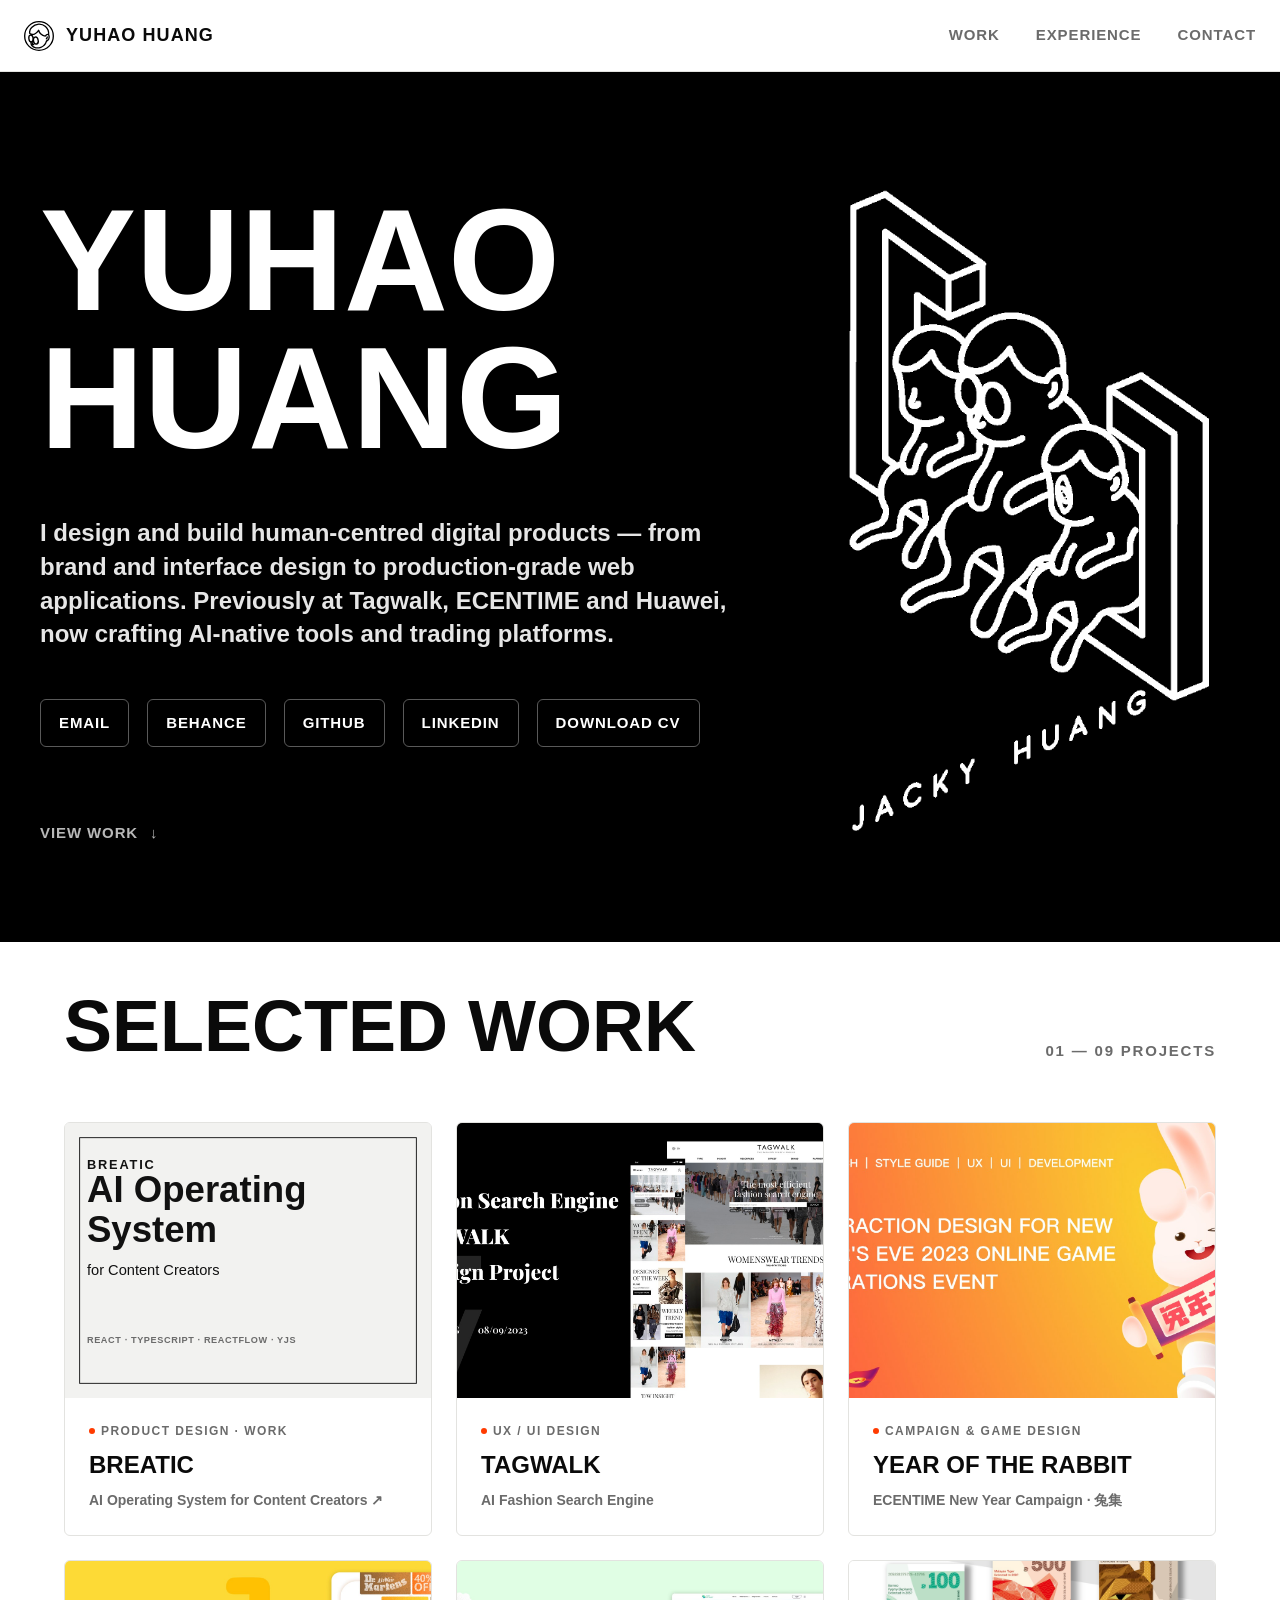
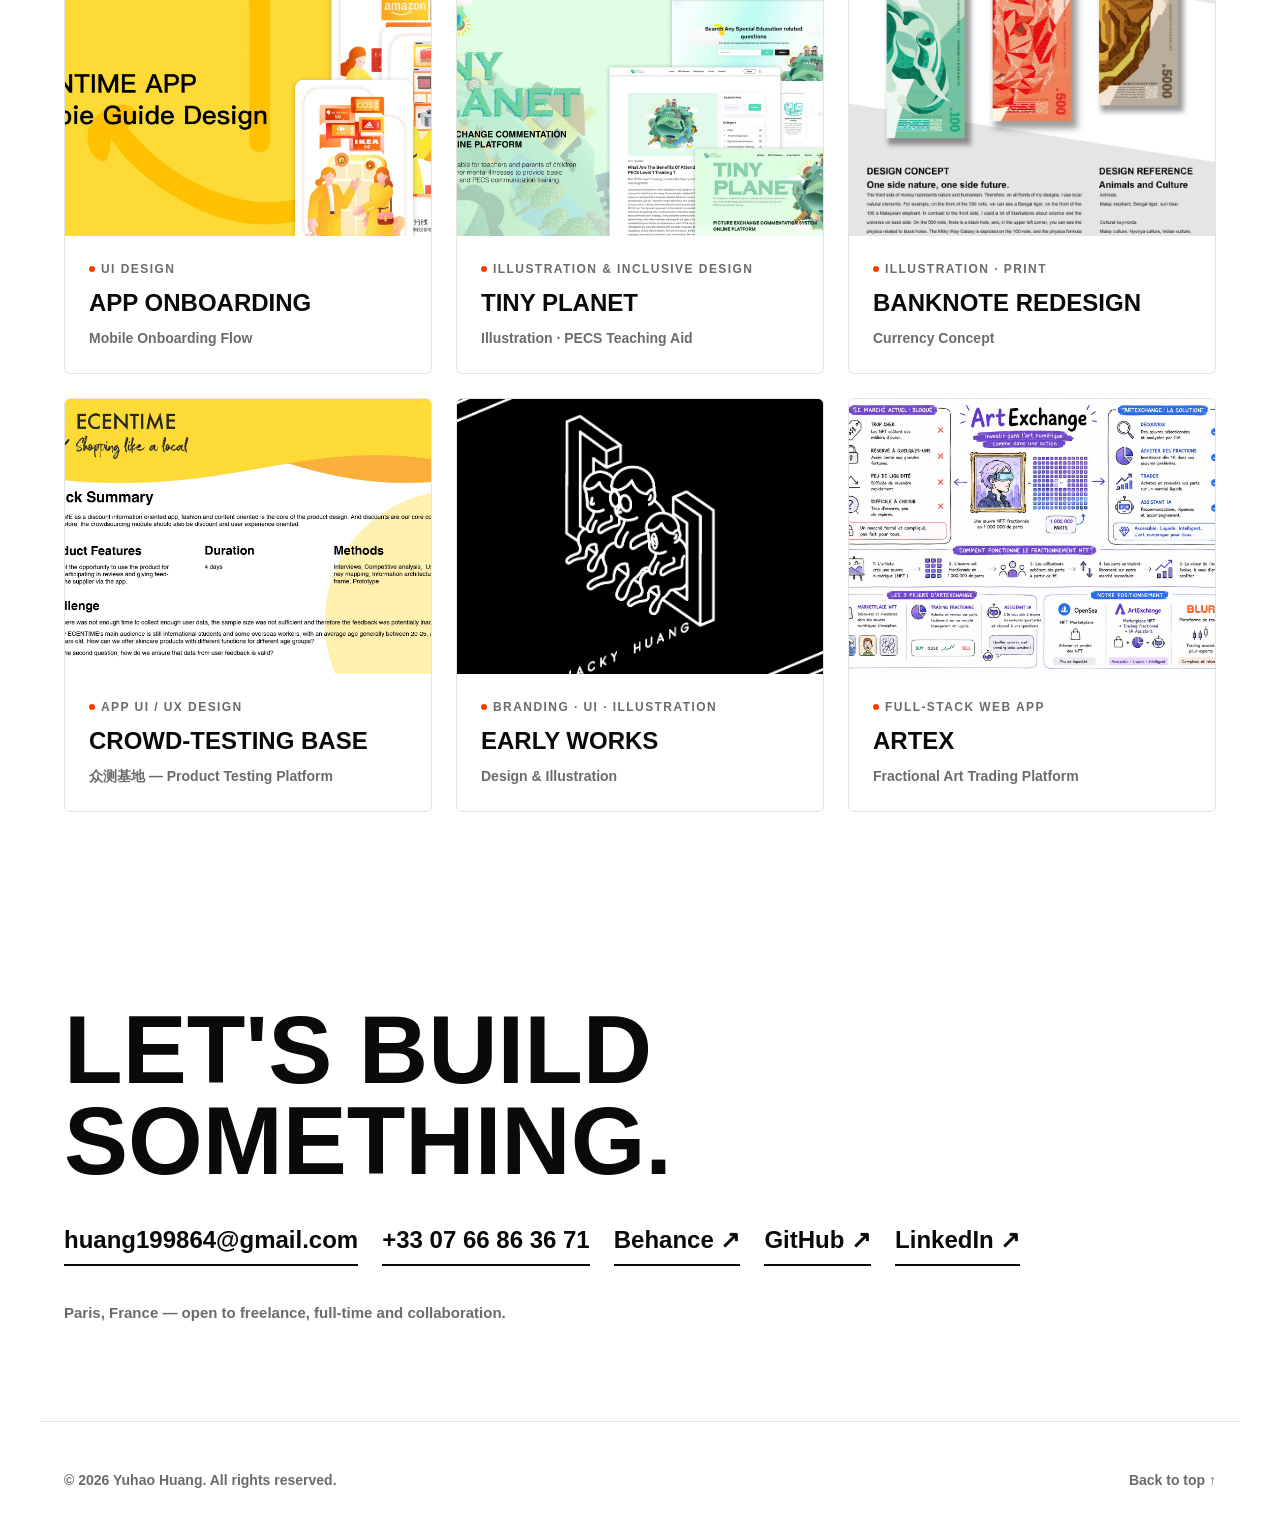
<file: index.html>
<!doctype html>
<html lang="en">
<head>
  <meta charset="UTF-8" />
  <meta name="viewport" content="width=device-width, initial-scale=1.0" />
  <title>Yuhao Huang — UX Designer &amp; Web Developer</title>
  <meta name="description" content="Portfolio of Yuhao Huang — UX designer and web developer based in Paris. Product design, interface design and full-stack web projects." />
  <link rel="icon" type="image/svg+xml" href="assets/logo.svg" />
  <link rel="stylesheet" href="css/style.css?v=3" />
  <script>document.documentElement.classList.add('js');</script>
</head>
<body>

  <!-- ============================================================ NAV -->
  <header class="nav">
    <a class="nav__brand" href="#top">
      <img src="assets/logo.svg" alt="Yuhao Huang logo" />
      Yuhao Huang
    </a>
    <nav class="nav__links" id="navLinks">
      <a href="#work">Work</a>
      <a href="experience.html">Experience</a>
      <a href="#contact">Contact</a>
    </nav>
    <button class="nav__toggle" id="navToggle" aria-label="Toggle menu">
      <span></span><span></span><span></span>
    </button>
  </header>

  <main>
    <!-- ============================================================ HERO -->
    <section class="hero" id="top">
      <div class="hero__inner">
        <h1 class="hero__name">Yuhao<br />Huang</h1>
        <p class="hero__tagline">
          I design and build human-centred digital products — from brand and interface
          design to production-grade web applications. Previously at Tagwalk, ECENTIME
          and Huawei, now crafting AI-native tools and trading platforms.
        </p>
        <div class="hero__links">
          <a href="mailto:huang199864@gmail.com">Email</a>
          <a href="https://www.behance.net/huang19986b513" target="_blank" rel="noopener">Behance</a>
          <a href="https://github.com/JackyHuang75414" target="_blank" rel="noopener">GitHub</a>
          <a href="https://www.linkedin.com/in/jacky-huang-5822a321b" target="_blank" rel="noopener">LinkedIn</a>
          <a href="assets/Yuhao-Huang_CV.pdf" target="_blank" rel="noopener">Download CV</a>
        </div>
        <a class="hero__scroll" href="#work">View work <span>↓</span></a>
      </div>
    </section>

    <!-- ============================================================ WORK -->
    <section class="section work" id="work">
      <div class="section__head">
        <h2>Selected Work</h2>
        <span class="section__index">01 — 09 Projects</span>
      </div>

      <!-- Design & product grid -->
      <div class="grid">
        <!-- Breatic -->
        <a class="project reveal" href="https://github.com/orime-org/breatic" target="_blank" rel="noopener">
          <div class="project__media"><img src="assets/breatic/cover.svg" alt="Breatic" loading="lazy" /></div>
          <div class="project__body">
            <span class="project__cat"><span class="dot"></span>Product Design · Work</span>
            <h3 class="project__title">Breatic</h3>
            <p class="project__sub">AI Operating System for Content Creators ↗</p>
          </div>
        </a>

        <!-- Tagwalk -->
        <article class="project reveal" data-project="tagwalk">
          <div class="project__media"><img src="assets/tagwalk/1.jpg" alt="Tagwalk fashion search engine" loading="lazy" /></div>
          <div class="project__body">
            <span class="project__cat"><span class="dot"></span>UX / UI Design</span>
            <h3 class="project__title">Tagwalk</h3>
            <p class="project__sub">AI Fashion Search Engine</p>
          </div>
        </article>

        <!-- Rabbit -->
        <article class="project reveal" data-project="rabbit">
          <div class="project__media"><img src="assets/rabbit/1.jpg" alt="A Prosperous Year of the Rabbit" loading="lazy" /></div>
          <div class="project__body">
            <span class="project__cat"><span class="dot"></span>Campaign &amp; Game Design</span>
            <h3 class="project__title">Year of the Rabbit</h3>
            <p class="project__sub">ECENTIME New Year Campaign · 兔集</p>
          </div>
        </article>

        <!-- App onboarding guide -->
        <article class="project reveal" data-project="onboarding">
          <div class="project__media"><img src="assets/onboarding/1.jpg" alt="App onboarding guide" loading="lazy" /></div>
          <div class="project__body">
            <span class="project__cat"><span class="dot"></span>UI Design</span>
            <h3 class="project__title">App Onboarding</h3>
            <p class="project__sub">Mobile Onboarding Flow</p>
          </div>
        </article>

        <!-- Tiny planet -->
        <article class="project reveal" data-project="tinyplanet">
          <div class="project__media"><img src="assets/tinyplanet/1.jpg" alt="Tiny planet" loading="lazy" /></div>
          <div class="project__body">
            <span class="project__cat"><span class="dot"></span>Illustration &amp; Inclusive Design</span>
            <h3 class="project__title">Tiny Planet</h3>
            <p class="project__sub">Illustration · PECS Teaching Aid</p>
          </div>
        </article>

        <!-- Banknote -->
        <article class="project reveal" data-project="banknote">
          <div class="project__media"><img src="assets/banknote/1.jpg" alt="Banknote redesign" loading="lazy" /></div>
          <div class="project__body">
            <span class="project__cat"><span class="dot"></span>Illustration · Print</span>
            <h3 class="project__title">Banknote Redesign</h3>
            <p class="project__sub">Currency Concept</p>
          </div>
        </article>

        <!-- Zhongce -->
        <article class="project reveal" data-project="zhongce">
          <div class="project__media"><img src="assets/zhongce/1.jpg" alt="Crowd-testing base" loading="lazy" /></div>
          <div class="project__body">
            <span class="project__cat"><span class="dot"></span>App UI / UX Design</span>
            <h3 class="project__title">Crowd-Testing Base</h3>
            <p class="project__sub">众测基地 — Product Testing Platform</p>
          </div>
        </article>

        <!-- Early works -->
        <article class="project reveal" data-project="works">
          <div class="project__media"><img src="assets/works/1.jpg" alt="Early works" loading="lazy" /></div>
          <div class="project__body">
            <span class="project__cat"><span class="dot"></span>Branding · UI · Illustration</span>
            <h3 class="project__title">Early Works</h3>
            <p class="project__sub">Design &amp; Illustration</p>
          </div>
        </article>

        <!-- ArtEx -->
        <article class="project reveal" data-project="artex">
          <div class="project__media"><img src="assets/artex/1.jpg" alt="ArtEx — fractional art trading platform" loading="lazy" /></div>
          <div class="project__body">
            <span class="project__cat"><span class="dot"></span>Full-Stack Web App</span>
            <h3 class="project__title">ArtEx</h3>
            <p class="project__sub">Fractional Art Trading Platform</p>
          </div>
        </article>
      </div>
    </section>

    <!-- ============================================================ CONTACT -->
    <section class="section contact" id="contact">
      <h2>Let's build<br />something.</h2>
      <div class="contact__grid">
        <a href="mailto:huang199864@gmail.com">huang199864@gmail.com</a>
        <a href="tel:+330766863671">+33 07 66 86 36 71</a>
        <a href="https://www.behance.net/huang19986b513" target="_blank" rel="noopener">Behance ↗</a>
        <a href="https://github.com/JackyHuang75414" target="_blank" rel="noopener">GitHub ↗</a>
        <a href="https://www.linkedin.com/in/jacky-huang-5822a321b" target="_blank" rel="noopener">LinkedIn ↗</a>
      </div>
      <p class="contact__note">Paris, France — open to freelance, full-time and collaboration.</p>
    </section>
  </main>

  <footer class="footer">
    <p>© 2026 Yuhao Huang. All rights reserved.</p>
    <p><a href="#top">Back to top ↑</a></p>
  </footer>

  <!-- ============================================================ MODAL -->
  <div class="modal" id="modal" role="dialog" aria-modal="true">
    <div class="modal__bar">
      <span class="modal__title" id="modalTitle">Project</span>
      <span class="modal__count" id="modalCount"></span>
      <button class="modal__close" id="modalClose" aria-label="Close">✕</button>
    </div>
    <div class="modal__intro">
      <span class="cat" id="modalCat"></span>
      <h3 id="modalHeading"></h3>
      <p id="modalDesc"></p>
      <div class="modal__links" id="modalLinks"></div>
    </div>
    <div class="modal__gallery" id="modalGallery"></div>
  </div>

  <script src="js/main.js"></script>
</body>
</html>
</file>
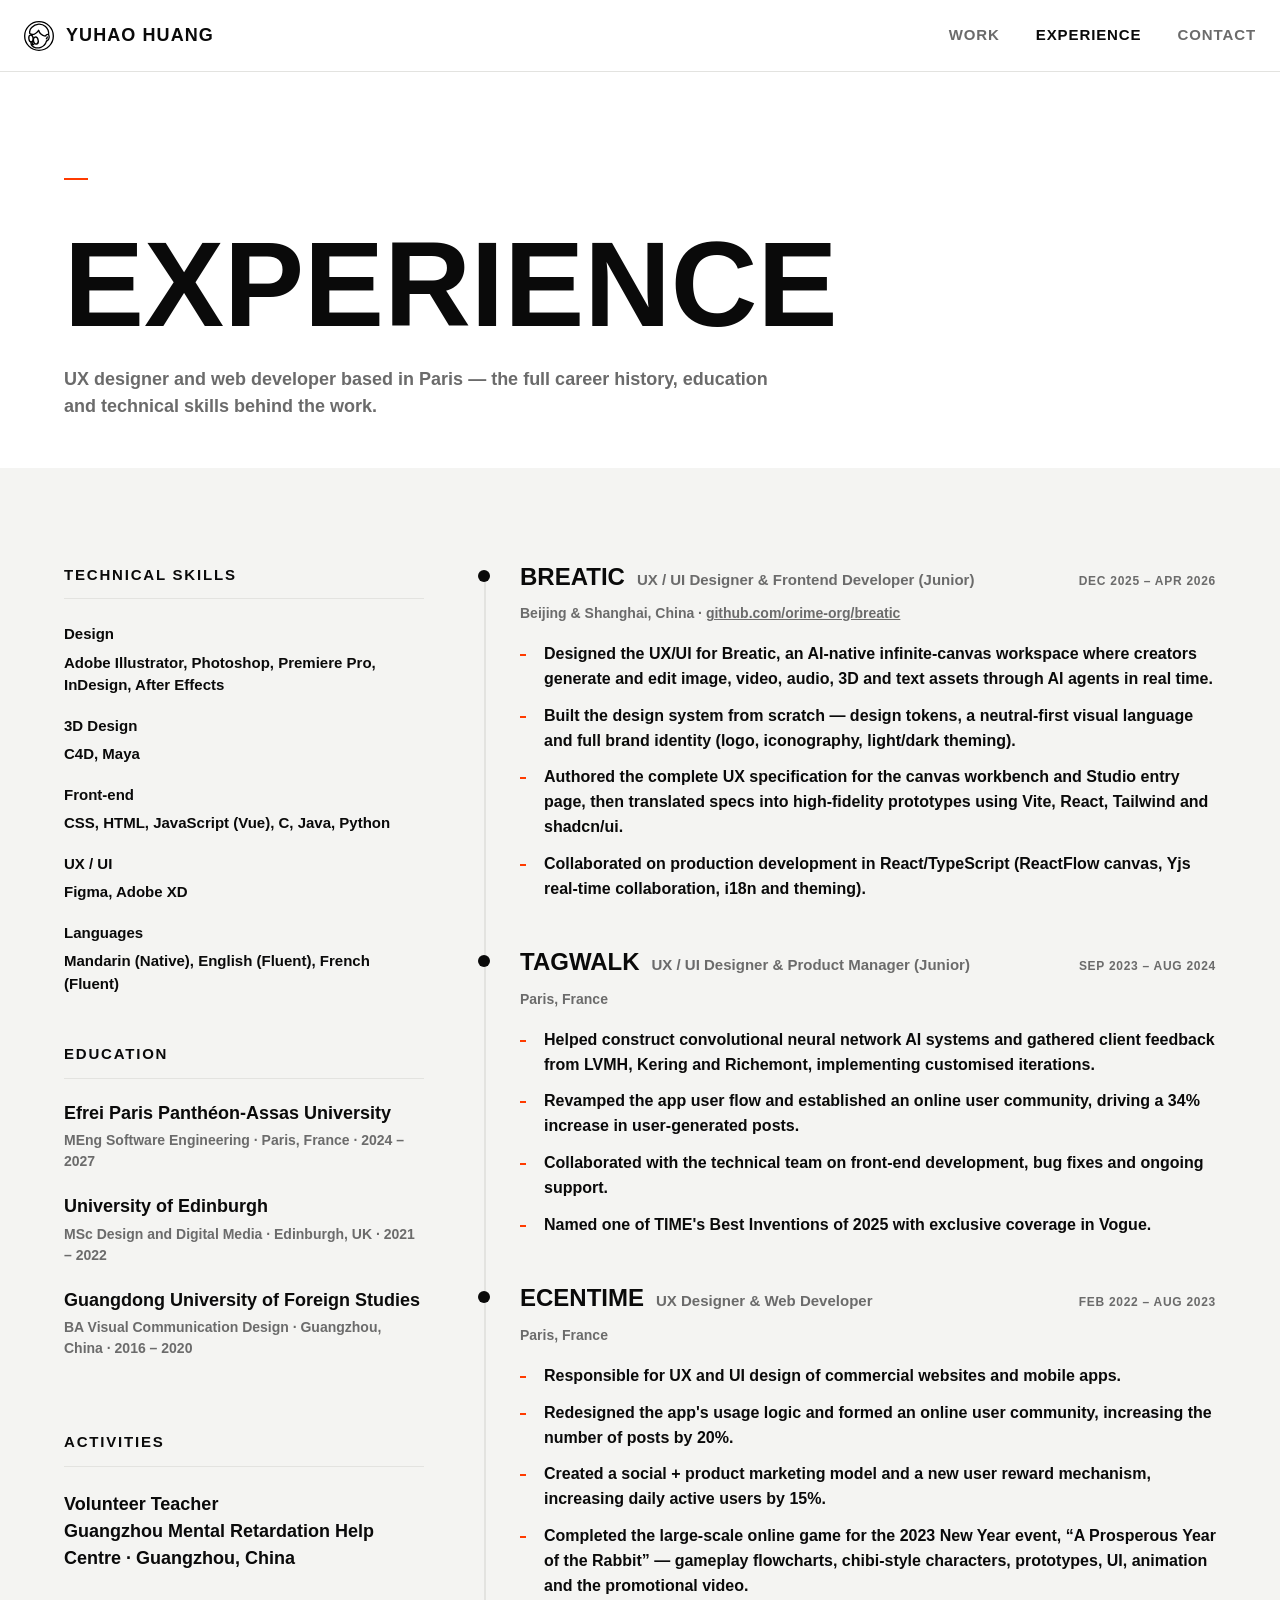
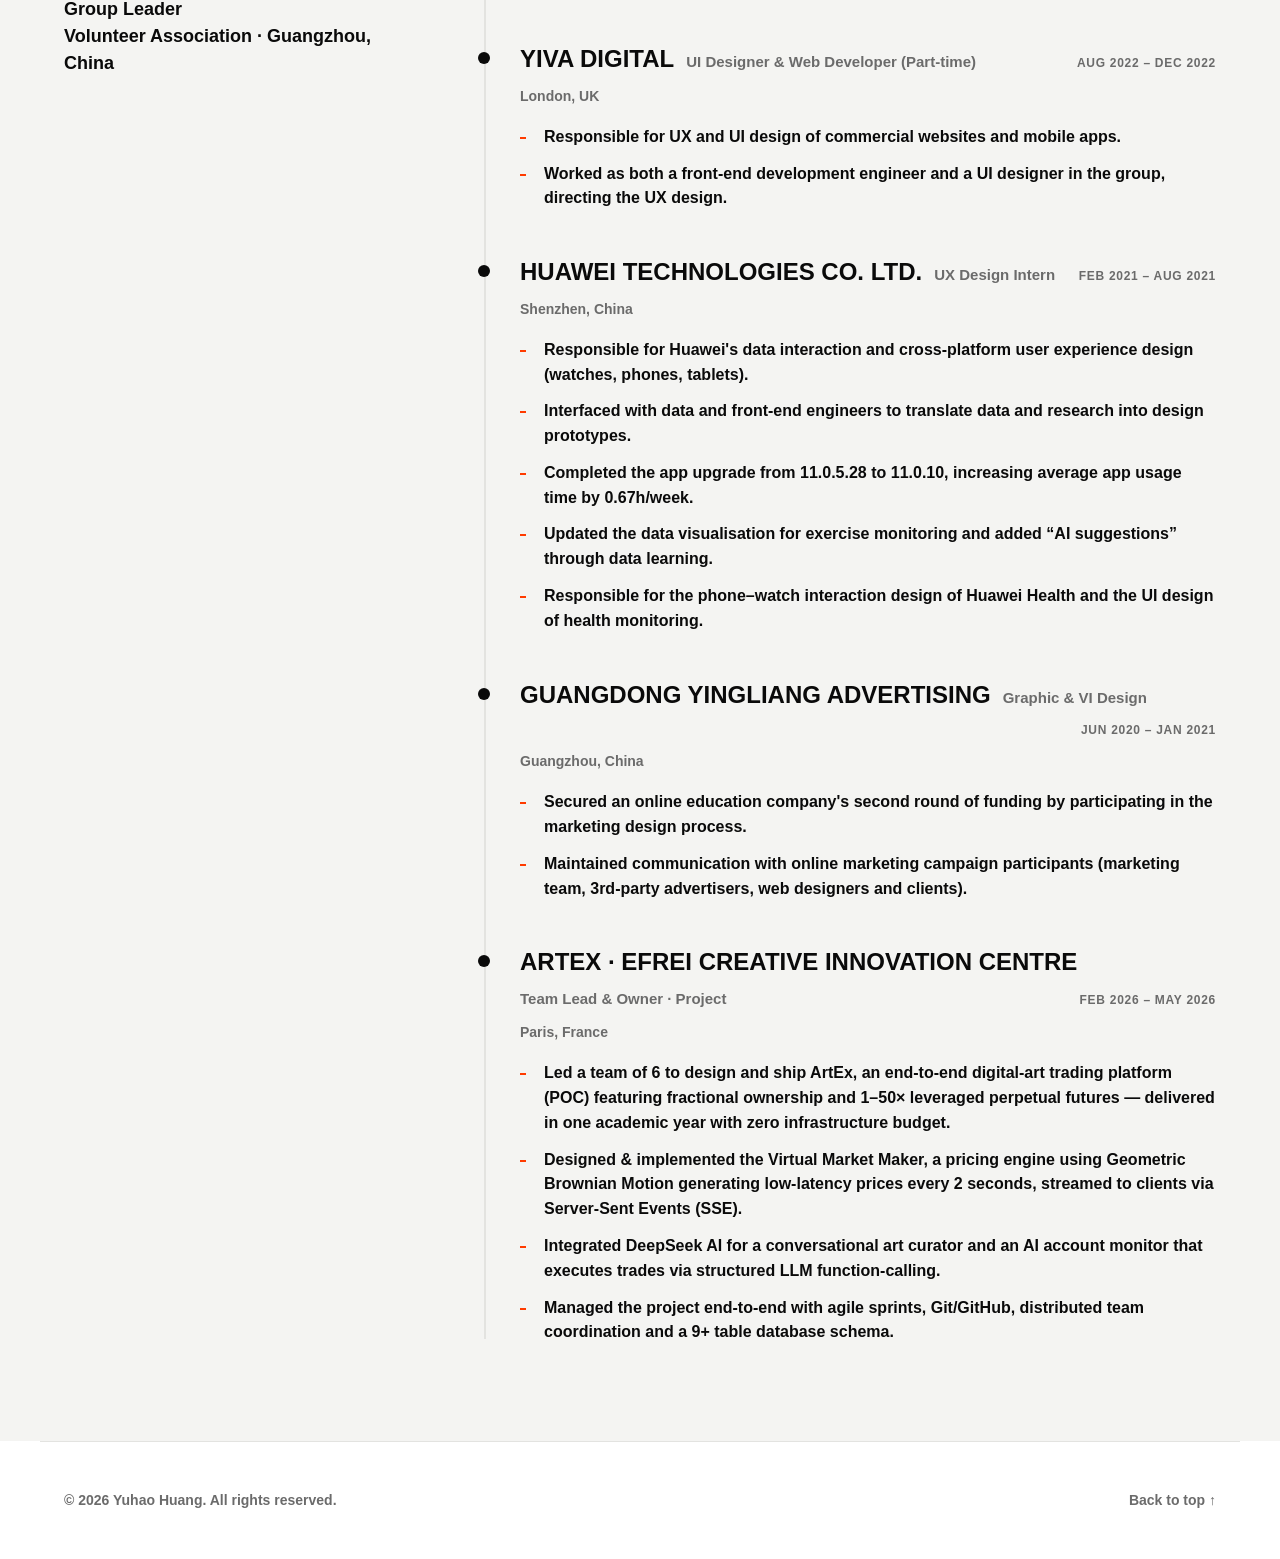
<file: experience.html>
<!doctype html>
<html lang="en">
<head>
  <meta charset="UTF-8" />
  <meta name="viewport" content="width=device-width, initial-scale=1.0" />
  <title>Experience — Yuhao Huang</title>
  <meta name="description" content="Full career history, education and skills of Yuhao Huang — UX designer and web developer based in Paris." />
  <link rel="icon" type="image/svg+xml" href="assets/logo.svg" />
  <link rel="stylesheet" href="css/style.css?v=3" />
  <script>document.documentElement.classList.add('js');</script>
</head>
<body>

  <!-- ============================================================ NAV -->
  <header class="nav">
    <a class="nav__brand" href="index.html">
      <img src="assets/logo.svg" alt="Yuhao Huang logo" />
      Yuhao Huang
    </a>
    <nav class="nav__links" id="navLinks">
      <a href="index.html#work">Work</a>
      <a href="experience.html" class="is-active">Experience</a>
      <a href="index.html#contact">Contact</a>
    </nav>
    <button class="nav__toggle" id="navToggle" aria-label="Toggle menu">
      <span></span><span></span><span></span>
    </button>
  </header>

  <main>
    <!-- ============================================================ PAGE HEAD -->
    <section class="page-head" id="top">
      <p class="hero__eyebrow">About</p>
      <h1>Experience</h1>
      <p class="page-head__sub">
        UX designer and web developer based in Paris — the full career history,
        education and technical skills behind the work.
      </p>
    </section>

    <!-- ============================================================ EXPERIENCE -->
    <section class="section section--band">
      <div class="section section--flush">
        <div class="experience__layout">
          <aside class="exp__sidebar">
            <div class="exp__block">
              <h3>Technical Skills</h3>
              <ul class="skill-list">
                <li><strong>Design</strong>Adobe Illustrator, Photoshop, Premiere Pro, InDesign, After Effects</li>
                <li><strong>3D Design</strong>C4D, Maya</li>
                <li><strong>Front-end</strong>CSS, HTML, JavaScript (Vue), C, Java, Python</li>
                <li><strong>UX / UI</strong>Figma, Adobe XD</li>
                <li><strong>Languages</strong>Mandarin (Native), English (Fluent), French (Fluent)</li>
              </ul>
            </div>

            <div class="exp__block">
              <h3>Education</h3>
              <div class="edu-item">
                <h4>Efrei Paris Panthéon-Assas University</h4>
                <p>MEng Software Engineering · Paris, France · 2024 – 2027</p>
              </div>
              <div class="edu-item">
                <h4>University of Edinburgh</h4>
                <p>MSc Design and Digital Media · Edinburgh, UK · 2021 – 2022</p>
              </div>
              <div class="edu-item">
                <h4>Guangdong University of Foreign Studies</h4>
                <p>BA Visual Communication Design · Guangzhou, China · 2016 – 2020</p>
              </div>
            </div>

            <div class="exp__block">
              <h3>Activities</h3>
              <div class="act-item">
                <h4>Volunteer Teacher</h4>
                <p>Guangzhou Mental Retardation Help Centre · Guangzhou, China</p>
              </div>
              <div class="act-item">
                <h4>Group Leader</h4>
                <p>Volunteer Association · Guangzhou, China</p>
              </div>
            </div>
          </aside>

          <div class="timeline">
            <div class="job">
              <div class="job__meta">
                <h4 class="job__company">Breatic</h4>
                <span class="job__role">UX / UI Designer &amp; Frontend Developer (Junior)</span>
                <span class="job__when">Dec 2025 – Apr 2026</span>
              </div>
              <p class="job__place">Beijing &amp; Shanghai, China · <a href="https://github.com/orime-org/breatic" target="_blank" rel="noopener" style="text-decoration:underline;">github.com/orime-org/breatic</a></p>
              <ul class="job__list">
                <li>Designed the UX/UI for Breatic, an AI-native infinite-canvas workspace where creators generate and edit image, video, audio, 3D and text assets through AI agents in real time.</li>
                <li>Built the design system from scratch — design tokens, a neutral-first visual language and full brand identity (logo, iconography, light/dark theming).</li>
                <li>Authored the complete UX specification for the canvas workbench and Studio entry page, then translated specs into high-fidelity prototypes using Vite, React, Tailwind and shadcn/ui.</li>
                <li>Collaborated on production development in React/TypeScript (ReactFlow canvas, Yjs real-time collaboration, i18n and theming).</li>
              </ul>
            </div>

            <div class="job">
              <div class="job__meta">
                <h4 class="job__company">Tagwalk</h4>
                <span class="job__role">UX / UI Designer &amp; Product Manager (Junior)</span>
                <span class="job__when">Sep 2023 – Aug 2024</span>
              </div>
              <p class="job__place">Paris, France</p>
              <ul class="job__list">
                <li>Helped construct convolutional neural network AI systems and gathered client feedback from LVMH, Kering and Richemont, implementing customised iterations.</li>
                <li>Revamped the app user flow and established an online user community, driving a 34% increase in user-generated posts.</li>
                <li>Collaborated with the technical team on front-end development, bug fixes and ongoing support.</li>
                <li>Named one of TIME's Best Inventions of 2025 with exclusive coverage in Vogue.</li>
              </ul>
            </div>

            <div class="job">
              <div class="job__meta">
                <h4 class="job__company">ECENTIME</h4>
                <span class="job__role">UX Designer &amp; Web Developer</span>
                <span class="job__when">Feb 2022 – Aug 2023</span>
              </div>
              <p class="job__place">Paris, France</p>
              <ul class="job__list">
                <li>Responsible for UX and UI design of commercial websites and mobile apps.</li>
                <li>Redesigned the app's usage logic and formed an online user community, increasing the number of posts by 20%.</li>
                <li>Created a social + product marketing model and a new user reward mechanism, increasing daily active users by 15%.</li>
                <li>Completed the large-scale online game for the 2023 New Year event, “A Prosperous Year of the Rabbit” — gameplay flowcharts, chibi-style characters, prototypes, UI, animation and the promotional video.</li>
              </ul>
            </div>

            <div class="job">
              <div class="job__meta">
                <h4 class="job__company">YIVA Digital</h4>
                <span class="job__role">UI Designer &amp; Web Developer (Part-time)</span>
                <span class="job__when">Aug 2022 – Dec 2022</span>
              </div>
              <p class="job__place">London, UK</p>
              <ul class="job__list">
                <li>Responsible for UX and UI design of commercial websites and mobile apps.</li>
                <li>Worked as both a front-end development engineer and a UI designer in the group, directing the UX design.</li>
              </ul>
            </div>

            <div class="job">
              <div class="job__meta">
                <h4 class="job__company">Huawei Technologies Co. Ltd.</h4>
                <span class="job__role">UX Design Intern</span>
                <span class="job__when">Feb 2021 – Aug 2021</span>
              </div>
              <p class="job__place">Shenzhen, China</p>
              <ul class="job__list">
                <li>Responsible for Huawei's data interaction and cross-platform user experience design (watches, phones, tablets).</li>
                <li>Interfaced with data and front-end engineers to translate data and research into design prototypes.</li>
                <li>Completed the app upgrade from 11.0.5.28 to 11.0.10, increasing average app usage time by 0.67h/week.</li>
                <li>Updated the data visualisation for exercise monitoring and added “AI suggestions” through data learning.</li>
                <li>Responsible for the phone–watch interaction design of Huawei Health and the UI design of health monitoring.</li>
              </ul>
            </div>

            <div class="job">
              <div class="job__meta">
                <h4 class="job__company">Guangdong Yingliang Advertising</h4>
                <span class="job__role">Graphic &amp; VI Design</span>
                <span class="job__when">Jun 2020 – Jan 2021</span>
              </div>
              <p class="job__place">Guangzhou, China</p>
              <ul class="job__list">
                <li>Secured an online education company's second round of funding by participating in the marketing design process.</li>
                <li>Maintained communication with online marketing campaign participants (marketing team, 3rd-party advertisers, web designers and clients).</li>
              </ul>
            </div>

            <div class="job">
              <div class="job__meta">
                <h4 class="job__company">ArtEx · EFREI Creative Innovation Centre</h4>
                <span class="job__role">Team Lead &amp; Owner · Project</span>
                <span class="job__when">Feb 2026 – May 2026</span>
              </div>
              <p class="job__place">Paris, France</p>
              <ul class="job__list">
                <li>Led a team of 6 to design and ship ArtEx, an end-to-end digital-art trading platform (POC) featuring fractional ownership and 1–50× leveraged perpetual futures — delivered in one academic year with zero infrastructure budget.</li>
                <li>Designed &amp; implemented the Virtual Market Maker, a pricing engine using Geometric Brownian Motion generating low-latency prices every 2 seconds, streamed to clients via Server-Sent Events (SSE).</li>
                <li>Integrated DeepSeek AI for a conversational art curator and an AI account monitor that executes trades via structured LLM function-calling.</li>
                <li>Managed the project end-to-end with agile sprints, Git/GitHub, distributed team coordination and a 9+ table database schema.</li>
              </ul>
            </div>
          </div>
        </div>
      </div>
    </section>
  </main>

  <footer class="footer">
    <p>© 2026 Yuhao Huang. All rights reserved.</p>
    <p><a href="#top">Back to top ↑</a></p>
  </footer>

  <script src="js/main.js"></script>
</body>
</html>
</file>
<file: css/style.css>
/* ==========================================================================
   Yuhao Huang — Portfolio
   Design system: Helvetica, light theme, 900 (display) / 600 (body) weights,
   all layout spacing in multiples of 6px.
   ========================================================================== */

:root {
  /* Type */
  --font: "Helvetica Neue", Helvetica, Arial, "Nimbus Sans L", "Liberation Sans", sans-serif;
  --fw-black: 900;
  --fw-mid: 600;

  /* Color — light, high contrast */
  --bg: #ffffff;
  --surface: #f4f4f2;
  --surface-2: #ececea;
  --ink: #0a0a0a;
  --muted: #6b6b6b;
  --line: #e3e3e0;
  --accent: #ff3b00;

  /* Spacing scale (multiples of 6) */
  --s6: 6px;
  --s12: 12px;
  --s18: 18px;
  --s24: 24px;
  --s30: 30px;
  --s36: 36px;
  --s48: 48px;
  --s60: 60px;
  --s72: 72px;
  --s96: 96px;
  --s120: 120px;
  --s144: 144px;

  --nav-h: 72px;
  --gutter: 24px;
  --max: 1200px;
}

* { margin: 0; padding: 0; box-sizing: border-box; }

html { scroll-behavior: smooth; }

body {
  font-family: var(--font);
  font-weight: var(--fw-mid);
  font-size: 18px;
  line-height: 1.5;
  color: var(--ink);
  background: var(--bg);
  -webkit-font-smoothing: antialiased;
  text-rendering: optimizeLegibility;
}

a { color: inherit; text-decoration: none; }
img { display: block; width: 100%; height: auto; }

::selection { background: var(--ink); color: var(--bg); }

/* ---------------------------------------------------------------- Nav */
.nav {
  position: sticky;
  top: 0;
  z-index: 60;
  height: var(--nav-h);
  display: flex;
  align-items: center;
  justify-content: space-between;
  padding: 0 var(--gutter);
  background: rgba(255, 255, 255, 0.92);
  backdrop-filter: blur(6px);
  border-bottom: 1px solid var(--line);
}

.nav__brand {
  display: flex;
  align-items: center;
  gap: var(--s12);
  font-weight: var(--fw-black);
  font-size: 18px;
  letter-spacing: 0.06em;
  text-transform: uppercase;
}
.nav__brand img { width: 30px; height: 30px; border-radius: 6px; }

.nav__links {
  display: flex;
  align-items: center;
  gap: var(--s36);
}
.nav__links a {
  font-weight: var(--fw-mid);
  font-size: 15px;
  letter-spacing: 0.06em;
  text-transform: uppercase;
  color: var(--muted);
  transition: color 0.18s ease;
}
.nav__links a:hover { color: var(--ink); }
.nav__links a.is-active { color: var(--ink); }

.nav__toggle {
  display: none;
  border: 1px solid var(--line);
  background: var(--bg);
  width: 48px;
  height: 48px;
  cursor: pointer;
  border-radius: 6px;
}
.nav__toggle span {
  display: block;
  width: 24px;
  height: 2px;
  background: var(--ink);
  margin: 0 auto;
}
.nav__toggle span + span { margin-top: 6px; }

/* ---------------------------------------------------------------- Hero */
.hero {
  padding: var(--s120) var(--gutter) var(--s96);
  background: #000000 url(../assets/background.png) center / cover no-repeat;
  color: #ffffff;
}
.hero__inner {
  max-width: var(--max);
  margin: 0 auto;
}
.hero__eyebrow {
  font-size: 15px;
  font-weight: var(--fw-mid);
  letter-spacing: 0.12em;
  text-transform: uppercase;
  color: rgba(255, 255, 255, 0.72);
  margin-bottom: var(--s36);
  display: flex;
  align-items: center;
  gap: var(--s12);
}
.hero__eyebrow::before {
  content: "";
  width: 24px;
  height: 2px;
  background: var(--accent);
}
.hero__name {
  font-size: clamp(60px, 12vw, 144px);
  font-weight: var(--fw-black);
  line-height: 0.96;
  text-transform: uppercase;
  margin-bottom: var(--s48);
}
.hero__tagline {
  font-size: 24px;
  font-weight: var(--fw-mid);
  line-height: 1.4;
  max-width: 720px;
  margin-bottom: var(--s48);
  color: rgba(255, 255, 255, 0.9);
}
.hero__links {
  display: flex;
  flex-wrap: wrap;
  gap: var(--s18);
  margin-bottom: var(--s72);
}
.hero__links a {
  font-size: 15px;
  font-weight: var(--fw-mid);
  letter-spacing: 0.06em;
  text-transform: uppercase;
  padding: var(--s12) var(--s18);
  border: 1px solid rgba(255, 255, 255, 0.35);
  border-radius: 6px;
  color: #ffffff;
  transition: all 0.18s ease;
}
.hero__links a:hover {
  background: #ffffff;
  color: #000000;
  border-color: #ffffff;
}
.hero__scroll {
  display: inline-flex;
  align-items: center;
  gap: var(--s12);
  font-size: 15px;
  font-weight: var(--fw-mid);
  letter-spacing: 0.06em;
  text-transform: uppercase;
  color: rgba(255, 255, 255, 0.72);
}
.hero__scroll:hover { color: #ffffff; }
.hero__scroll span { transition: transform 0.18s ease; }
.hero__scroll:hover span { transform: translateY(6px); }

/* ---------------------------------------------------------------- Page head */
.page-head {
  padding: var(--s96) var(--gutter) var(--s48);
  max-width: var(--max);
  margin: 0 auto;
}
.page-head h1 {
  font-size: clamp(60px, 10vw, 120px);
  font-weight: var(--fw-black);
  line-height: 0.96;
  text-transform: uppercase;
}
.page-head__sub {
  margin-top: var(--s24);
  max-width: 720px;
  font-size: 18px;
  color: var(--muted);
}

/* ---------------------------------------------------------------- Section */
.section {
  padding: var(--s96) var(--gutter);
  max-width: var(--max);
  margin: 0 auto;
}
.section--band { max-width: none; background: var(--surface); }
.section--flush { padding-top: 0; padding-bottom: 0; }

.section__head {
  display: flex;
  align-items: flex-end;
  justify-content: space-between;
  gap: var(--s24);
  margin-bottom: var(--s60);
}
.section__head h2 {
  font-size: clamp(48px, 7vw, 72px);
  font-weight: var(--fw-black);
  line-height: 1;
  text-transform: uppercase;
}
.section__head .section__index {
  font-size: 15px;
  font-weight: var(--fw-mid);
  letter-spacing: 0.12em;
  color: var(--muted);
  text-transform: uppercase;
}

/* ---------------------------------------------------------------- Work grid */
.work { padding-top: var(--s48); }

.project {
  position: relative;
  display: block;
  cursor: pointer;
  border: 1px solid var(--line);
  border-radius: 6px;
  overflow: hidden;
  background: var(--bg);
  transition: transform 0.22s ease, box-shadow 0.22s ease;
}
.project:hover {
  transform: translateY(-6px);
  box-shadow: 0 12px 30px rgba(0, 0, 0, 0.08);
}
.project__media {
  aspect-ratio: 4 / 3;
  overflow: hidden;
  background: var(--surface-2);
}
.project__media img {
  width: 100%;
  height: 100%;
  object-fit: cover;
  transition: transform 0.4s ease;
}
.project:hover .project__media img { transform: scale(1.04); }
.project__body {
  padding: var(--s24);
  display: flex;
  flex-direction: column;
  gap: var(--s12);
}
.project__cat {
  display: inline-flex;
  gap: var(--s6);
  align-items: center;
  font-size: 12px;
  font-weight: var(--fw-mid);
  letter-spacing: 0.12em;
  text-transform: uppercase;
  color: var(--muted);
}
.project__cat .dot { width: 6px; height: 6px; border-radius: 50%; background: var(--accent); }
.project__title {
  font-size: 24px;
  font-weight: var(--fw-black);
  line-height: 1.1;
  text-transform: uppercase;
}
.project__sub { font-size: 14px; font-weight: var(--fw-mid); color: var(--muted); }

.grid {
  display: grid;
  grid-template-columns: repeat(3, 1fr);
  gap: var(--s24);
}
.grid--featured { margin-bottom: var(--s24); }

/* Featured (web product) card — ArtEx */
.featured {
  display: grid;
  grid-template-columns: 1.1fr 1fr;
  border: 1px solid var(--ink);
  border-radius: 6px;
  overflow: hidden;
  background: var(--surface);
}
.featured__media {
  min-height: 360px;
  background: #111;
  position: relative;
  overflow: hidden;
}
.featured__media img {
  position: absolute;
  inset: 0;
  width: 100%;
  height: 100%;
  object-fit: cover;
}
.featured__body {
  padding: var(--s48);
  display: flex;
  flex-direction: column;
  justify-content: center;
  gap: var(--s24);
}
.badge {
  display: inline-flex;
  align-items: center;
  gap: var(--s6);
  align-self: flex-start;
  font-size: 12px;
  font-weight: var(--fw-black);
  letter-spacing: 0.12em;
  text-transform: uppercase;
  padding: var(--s6) var(--s12);
  background: var(--ink);
  color: var(--bg);
  border-radius: 6px;
}
.featured__title {
  font-size: clamp(36px, 5vw, 60px);
  font-weight: var(--fw-black);
  line-height: 1;
  text-transform: uppercase;
}
.featured__desc { font-size: 18px; color: var(--muted); line-height: 1.5; }
.chips { display: flex; flex-wrap: wrap; gap: var(--s6); }
.chip {
  font-size: 12px;
  font-weight: var(--fw-mid);
  letter-spacing: 0.06em;
  text-transform: uppercase;
  padding: var(--s6) var(--s12);
  border: 1px solid var(--line);
  border-radius: 6px;
  color: var(--muted);
}
.featured__actions { display: flex; flex-wrap: wrap; gap: var(--s12); }
.btn {
  display: inline-flex;
  align-items: center;
  gap: var(--s6);
  font-size: 15px;
  font-weight: var(--fw-black);
  letter-spacing: 0.06em;
  text-transform: uppercase;
  padding: var(--s12) var(--s24);
  border-radius: 6px;
  border: 1px solid var(--ink);
  transition: all 0.18s ease;
}
.btn--solid { background: var(--ink); color: var(--bg); }
.btn--solid:hover { background: var(--accent); border-color: var(--accent); }
.btn--ghost { background: transparent; color: var(--ink); }
.btn--ghost:hover { background: var(--ink); color: var(--bg); }

/* ---------------------------------------------------------------- Experience */
.experience__layout {
  display: grid;
  grid-template-columns: 360px 1fr;
  gap: var(--s60);
}
.exp__sidebar { display: flex; flex-direction: column; gap: var(--s48); }
.exp__block h3 {
  font-size: 15px;
  font-weight: var(--fw-black);
  letter-spacing: 0.12em;
  text-transform: uppercase;
  margin-bottom: var(--s24);
  padding-bottom: var(--s12);
  border-bottom: 1px solid var(--line);
}
.skill-list { list-style: none; display: flex; flex-direction: column; gap: var(--s18); }
.skill-list li { font-size: 15px; line-height: 1.5; }
.skill-list strong { font-weight: var(--fw-black); display: block; margin-bottom: var(--s6); }

.edu-item, .act-item { margin-bottom: var(--s24); }
.edu-item h4 { font-size: 18px; font-weight: var(--fw-black); line-height: 1.2; }
.edu-item p { font-size: 14px; color: var(--muted); margin-top: var(--s6); }

.timeline { position: relative; display: flex; flex-direction: column; gap: var(--s48); }
.timeline::before {
  content: "";
  position: absolute;
  left: 0;
  top: 6px;
  bottom: 6px;
  width: 2px;
  background: var(--line);
}
.job { position: relative; padding-left: var(--s36); }
.job::before {
  content: "";
  position: absolute;
  left: -6px;
  top: 6px;
  width: 12px;
  height: 12px;
  border-radius: 50%;
  background: var(--ink);
}
.job__meta {
  display: flex;
  flex-wrap: wrap;
  align-items: baseline;
  gap: var(--s12);
  margin-bottom: var(--s12);
}
.job__company { font-size: 24px; font-weight: var(--fw-black); text-transform: uppercase; line-height: 1.1; }
.job__role { font-size: 15px; font-weight: var(--fw-mid); color: var(--muted); }
.job__when {
  margin-left: auto;
  font-size: 12px;
  font-weight: var(--fw-black);
  letter-spacing: 0.06em;
  color: var(--muted);
  text-transform: uppercase;
}
.job__place { font-size: 14px; color: var(--muted); margin-bottom: var(--s18); }
.job__list { list-style: none; display: flex; flex-direction: column; gap: var(--s12); }
.job__list li {
  position: relative;
  padding-left: var(--s24);
  font-size: 16px;
  line-height: 1.55;
}
.job__list li::before { content: ""; position: absolute; left: 0; top: 12px; width: 6px; height: 2px; background: var(--accent); }

/* ---------------------------------------------------------------- Contact */
.contact { text-align: left; }
.contact h2 {
  font-size: clamp(48px, 9vw, 96px);
  font-weight: var(--fw-black);
  line-height: 0.95;
  text-transform: uppercase;
  margin-bottom: var(--s36);
}
.contact__grid {
  display: flex;
  flex-wrap: wrap;
  gap: var(--s24);
  align-items: flex-start;
}
.contact__grid a {
  font-size: 24px;
  font-weight: var(--fw-black);
  border-bottom: 2px solid var(--ink);
  padding-bottom: var(--s6);
  transition: color 0.18s ease, border-color 0.18s ease;
}
.contact__grid a:hover { color: var(--accent); border-color: var(--accent); }
.contact__note { font-size: 15px; color: var(--muted); margin-top: var(--s36); }

/* ---------------------------------------------------------------- Footer */
.footer {
  border-top: 1px solid var(--line);
  padding: var(--s48) var(--gutter);
  display: flex;
  flex-wrap: wrap;
  gap: var(--s12);
  align-items: center;
  justify-content: space-between;
  max-width: var(--max);
  margin: 0 auto;
}
.footer p { font-size: 14px; color: var(--muted); }
.footer a { font-size: 14px; font-weight: var(--fw-mid); color: var(--muted); }
.footer a:hover { color: var(--ink); }

/* ---------------------------------------------------------------- Modal */
.modal {
  position: fixed;
  inset: 0;
  z-index: 100;
  display: none;
  flex-direction: column;
  background: var(--bg);
}
.modal.is-open { display: flex; }
.modal__bar {
  position: sticky;
  top: 0;
  height: var(--nav-h);
  display: flex;
  align-items: center;
  justify-content: space-between;
  gap: var(--s24);
  padding: 0 var(--gutter);
  border-bottom: 1px solid var(--line);
  background: var(--bg);
}
.modal__title { font-size: 18px; font-weight: var(--fw-black); text-transform: uppercase; }
.modal__count { font-size: 12px; font-weight: var(--fw-mid); color: var(--muted); letter-spacing: 0.06em; }
.modal__close {
  border: 1px solid var(--line);
  background: var(--bg);
  width: 48px;
  height: 48px;
  border-radius: 6px;
  cursor: pointer;
  font-size: 24px;
  font-weight: var(--fw-black);
  color: var(--ink);
}
.modal__intro {
  padding: var(--s36) var(--gutter) 0;
  max-width: var(--max);
  margin: 0 auto;
  width: 100%;
}
.modal__intro .cat { font-size: 12px; font-weight: var(--fw-black); letter-spacing: 0.12em; color: var(--muted); text-transform: uppercase; }
.modal__intro h3 { font-size: clamp(36px, 6vw, 60px); font-weight: var(--fw-black); text-transform: uppercase; margin: var(--s12) 0 var(--s18); }
.modal__intro p { max-width: 720px; color: var(--muted); line-height: 1.5; }
.modal__links { display: flex; flex-wrap: wrap; gap: var(--s12); margin-top: var(--s24); }
.modal__gallery {
  flex: 1;
  overflow-y: auto;
  padding: var(--s36) var(--gutter) var(--s96);
  display: flex;
  flex-direction: column;
  gap: var(--s36);
  max-width: var(--max);
  margin: 0 auto;
  width: 100%;
}
.modal__gallery img {
  border: 1px solid var(--line);
  border-radius: 6px;
}

/* ---------------------------------------------------------------- Reveal */
.js .reveal { opacity: 0; transform: translateY(24px); transition: opacity 0.6s ease, transform 0.6s ease; }
.js .reveal.is-visible { opacity: 1; transform: none; }

/* ---------------------------------------------------------------- Responsive */
@media (max-width: 960px) {
  .grid { grid-template-columns: repeat(2, 1fr); }
  .featured { grid-template-columns: 1fr; }
  .featured__media { min-height: 300px; }
  .experience__layout { grid-template-columns: 1fr; }
  .job__when { margin-left: 0; width: 100%; }
}

@media (max-width: 640px) {
  .nav__links {
    position: absolute;
    top: var(--nav-h);
    left: 0;
    right: 0;
    flex-direction: column;
    align-items: stretch;
    gap: 0;
    background: var(--bg);
    border-bottom: 1px solid var(--line);
    display: none;
  }
  .nav__links.is-open { display: flex; }
  .nav__links a { padding: var(--s18) var(--gutter); border-top: 1px solid var(--line); }
  .nav__toggle { display: block; }
  .grid { grid-template-columns: 1fr; }
  .hero { padding-top: var(--s72); }
  .section { padding-top: var(--s72); padding-bottom: var(--s72); }
}
</file>
